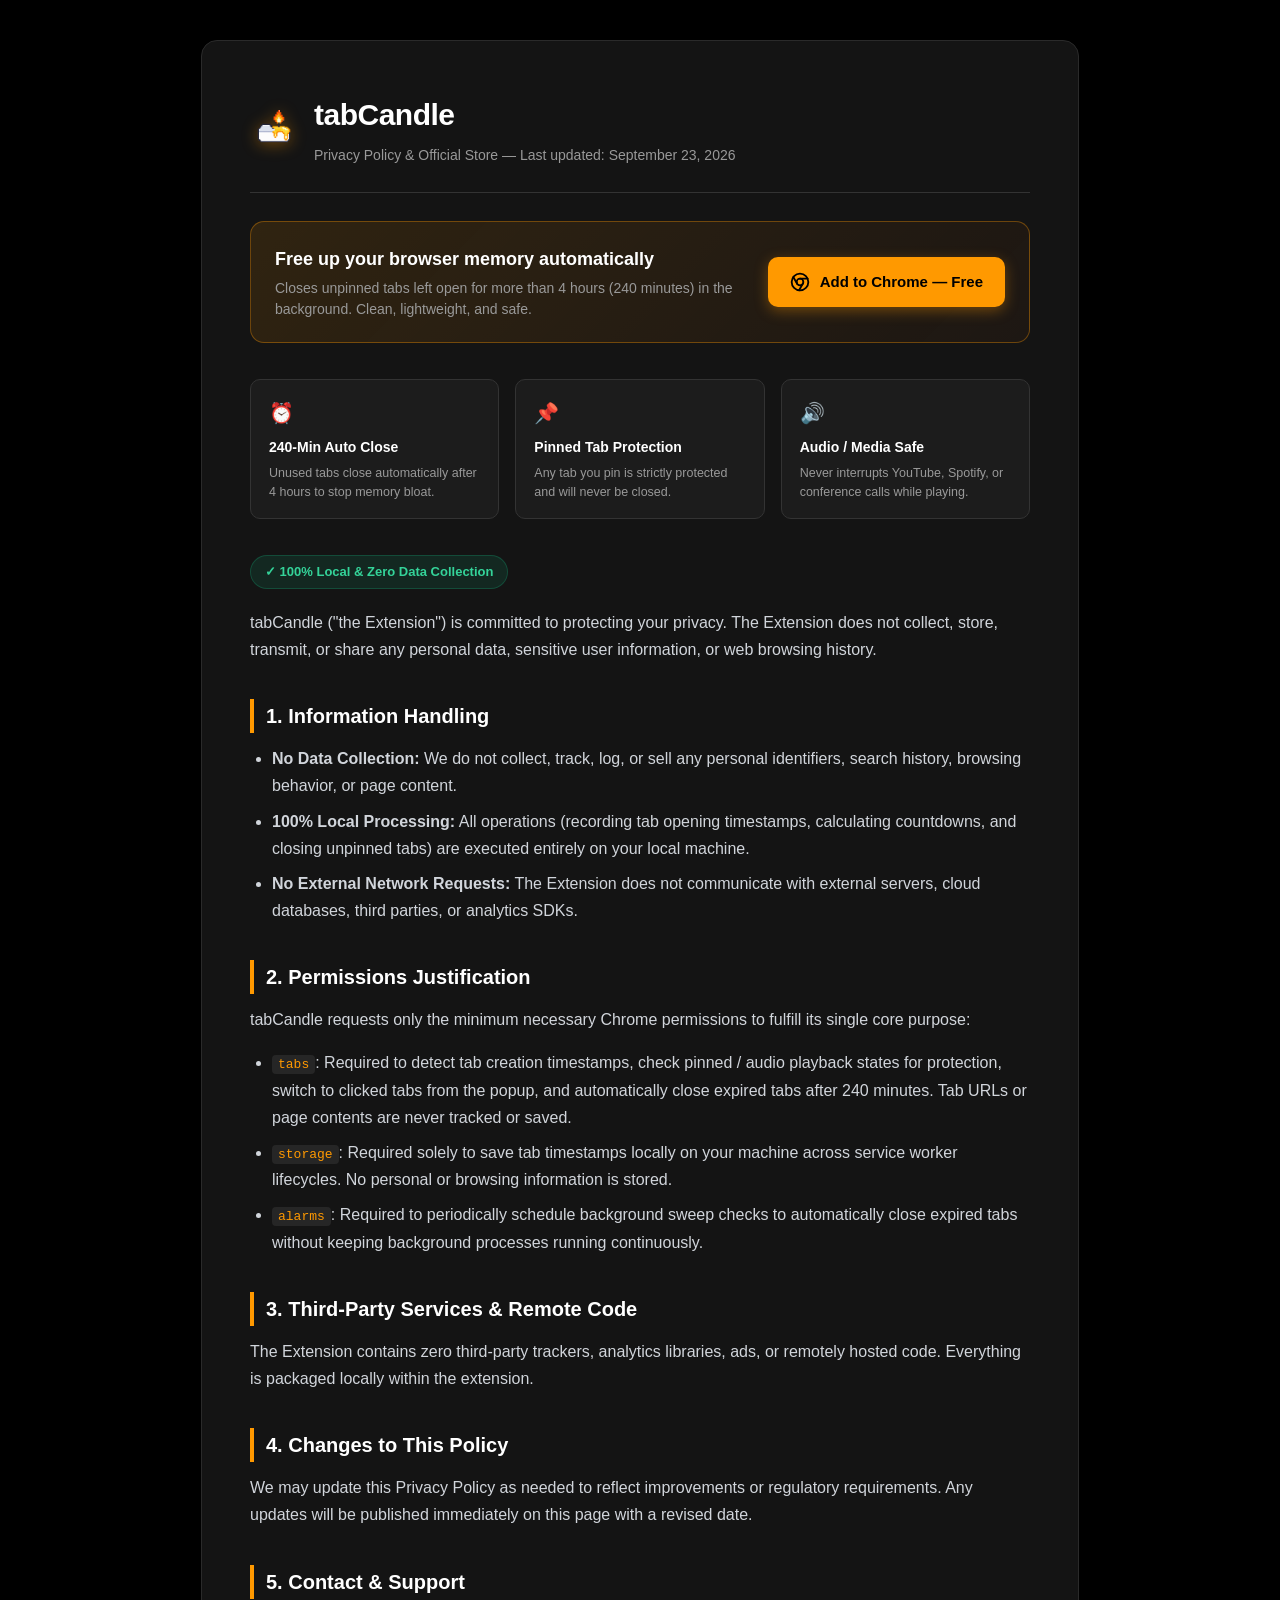
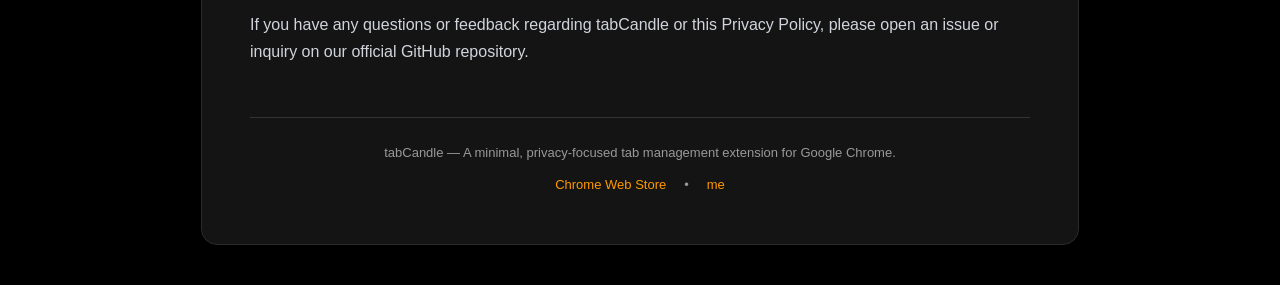
<file: docs/index.html>
<!DOCTYPE html>
<html lang="en">
<head>
  <meta charset="UTF-8">
  <meta name="viewport" content="width=device-width, initial-scale=1.0">
  <title>tabCandle - Privacy Policy & Official Store</title>
  <meta name="description" content="tabCandle automatically closes unpinned tabs after 240 minutes in Chrome. 100% private, local processing, and zero data collection.">
  <link rel="icon" type="image/png" href="icon128.png">
  <style>
    :root {
      --bg: #000000;
      --card-bg: #141414;
      --card-border: #2a2a2a;
      --text-main: #f5f5f5;
      --text-muted: #999999;
      --primary: #ff9900;
      --primary-hover: #ffaa22;
      --border: #333333;
    }
    body {
      font-family: -apple-system, BlinkMacSystemFont, "Segoe UI", Roboto, "Helvetica Neue", Arial, sans-serif;
      line-height: 1.7;
      color: var(--text-main);
      background-color: var(--bg);
      margin: 0;
      padding: 40px 20px;
    }
    .container {
      max-width: 780px;
      margin: 0 auto;
      background: var(--card-bg);
      padding: 48px;
      border-radius: 16px;
      box-shadow: 0 10px 30px rgba(0, 0, 0, 0.5);
      border: 1px solid var(--card-border);
    }
    .header {
      display: flex;
      align-items: center;
      gap: 16px;
      border-bottom: 1px solid var(--border);
      padding-bottom: 24px;
      margin-bottom: 28px;
    }
    .header .icon {
      width: 48px;
      height: 48px;
      object-fit: contain;
      filter: drop-shadow(0 2px 8px rgba(255, 153, 0, 0.4));
    }
    .header h1 {
      margin: 0;
      font-size: 30px;
      font-weight: 800;
      letter-spacing: -0.5px;
      color: #ffffff;
    }
    .date {
      color: var(--text-muted);
      font-size: 14px;
      margin-top: 4px;
    }
    .hero-banner {
      display: flex;
      align-items: center;
      justify-content: space-between;
      gap: 20px;
      background: linear-gradient(135deg, rgba(255, 153, 0, 0.12), rgba(255, 102, 0, 0.04));
      border: 1px solid rgba(255, 153, 0, 0.35);
      border-radius: 14px;
      padding: 22px 24px;
      margin-bottom: 36px;
    }
    .hero-text {
      display: flex;
      flex-direction: column;
      gap: 4px;
    }
    .hero-title {
      font-size: 18px;
      font-weight: 700;
      color: #ffffff;
    }
    .hero-sub {
      font-size: 14px;
      color: var(--text-muted);
      line-height: 1.5;
    }
    .store-btn {
      display: inline-flex;
      align-items: center;
      gap: 10px;
      background-color: var(--primary);
      color: #000000;
      text-decoration: none;
      font-size: 15px;
      font-weight: 700;
      padding: 12px 22px;
      border-radius: 10px;
      white-space: nowrap;
      transition: all 0.2s ease;
      box-shadow: 0 4px 14px rgba(255, 153, 0, 0.35);
    }
    .store-btn:hover {
      background-color: var(--primary-hover);
      transform: translateY(-2px);
      box-shadow: 0 6px 20px rgba(255, 153, 0, 0.5);
    }
    .store-btn svg {
      width: 20px;
      height: 20px;
    }
    .features-grid {
      display: grid;
      grid-template-columns: repeat(auto-fit, minmax(220px, 1fr));
      gap: 16px;
      margin: 28px 0 36px 0;
    }
    .feature-card {
      background: #1c1c1c;
      border: 1px solid var(--border);
      border-radius: 10px;
      padding: 16px 18px;
    }
    .feature-card .f-icon {
      font-size: 20px;
      margin-bottom: 6px;
    }
    .feature-card .f-title {
      font-size: 14px;
      font-weight: 700;
      color: #ffffff;
      margin-bottom: 4px;
    }
    .feature-card .f-desc {
      font-size: 12.5px;
      color: var(--text-muted);
      line-height: 1.5;
    }
    .badge {
      display: inline-flex;
      align-items: center;
      gap: 6px;
      background: rgba(16, 185, 129, 0.12);
      color: #34d399;
      border: 1px solid rgba(16, 185, 129, 0.25);
      padding: 5px 14px;
      border-radius: 9999px;
      font-size: 13px;
      font-weight: 600;
      margin-bottom: 20px;
    }
    h2 {
      font-size: 20px;
      margin-top: 36px;
      margin-bottom: 12px;
      color: #ffffff;
      border-left: 4px solid var(--primary);
      padding-left: 12px;
    }
    p, ul {
      margin: 0 0 16px 0;
      color: #d1d5db;
    }
    ul {
      padding-left: 22px;
    }
    li {
      margin-bottom: 8px;
    }
    code {
      background: #262626;
      color: var(--primary);
      padding: 2px 6px;
      border-radius: 4px;
      font-size: 13px;
    }
    footer {
      margin-top: 52px;
      border-top: 1px solid var(--border);
      padding-top: 24px;
      color: var(--text-muted);
      font-size: 13px;
      text-align: center;
      display: flex;
      flex-direction: column;
      gap: 10px;
      align-items: center;
    }
    .footer-links {
      display: flex;
      gap: 18px;
    }
    .footer-links a {
      color: var(--primary);
      text-decoration: none;
      font-weight: 500;
    }
    .footer-links a:hover {
      text-decoration: underline;
    }
    @media (max-width: 640px) {
      .container {
        padding: 28px 20px;
      }
      .hero-banner {
        flex-direction: column;
        align-items: stretch;
        text-align: center;
      }
      .store-btn {
        justify-content: center;
      }
    }
  </style>
</head>
<body>
  <div class="container">
    <header class="header">
      <img src="icon128.png" alt="tabCandle" class="icon" width="48" height="48">
      <div>
        <h1>tabCandle</h1>
        <div class="date">Privacy Policy & Official Store — Last updated: September 23, 2026</div>
      </div>
    </header>

    <div class="hero-banner">
      <div class="hero-text">
        <div class="hero-title">Free up your browser memory automatically</div>
        <div class="hero-sub">Closes unpinned tabs left open for more than 4 hours (240 minutes) in the background. Clean, lightweight, and safe.</div>
      </div>
      <a href="https://chromewebstore.google.com/detail/tabcandle/eghieefcaocdlamkpefmemmbepdgkdac" target="_blank" rel="noopener noreferrer" class="store-btn">
        <svg viewBox="0 0 24 24" fill="none" stroke="currentColor" stroke-width="2.2" stroke-linecap="round" stroke-linejoin="round"><circle cx="12" cy="12" r="10"/><circle cx="12" cy="12" r="4"/><line x1="21.17" y1="8" x2="12" y2="8"/><line x1="3.95" y1="6.06" x2="8.54" y2="14"/><line x1="10.88" y1="21.94" x2="15.46" y2="14"/></svg>
        Add to Chrome — Free
      </a>
    </div>

    <div class="features-grid">
      <div class="feature-card">
        <div class="f-icon">⏰</div>
        <div class="f-title">240-Min Auto Close</div>
        <div class="f-desc">Unused tabs close automatically after 4 hours to stop memory bloat.</div>
      </div>
      <div class="feature-card">
        <div class="f-icon">📌</div>
        <div class="f-title">Pinned Tab Protection</div>
        <div class="f-desc">Any tab you pin is strictly protected and will never be closed.</div>
      </div>
      <div class="feature-card">
        <div class="f-icon">🔊</div>
        <div class="f-title">Audio / Media Safe</div>
        <div class="f-desc">Never interrupts YouTube, Spotify, or conference calls while playing.</div>
      </div>
    </div>

    <div class="badge">✓ 100% Local & Zero Data Collection</div>

    <p>
      tabCandle ("the Extension") is committed to protecting your privacy. The Extension does not collect, store, transmit, or share any personal data, sensitive user information, or web browsing history.
    </p>

    <h2>1. Information Handling</h2>
    <ul>
      <li><strong>No Data Collection:</strong> We do not collect, track, log, or sell any personal identifiers, search history, browsing behavior, or page content.</li>
      <li><strong>100% Local Processing:</strong> All operations (recording tab opening timestamps, calculating countdowns, and closing unpinned tabs) are executed entirely on your local machine.</li>
      <li><strong>No External Network Requests:</strong> The Extension does not communicate with external servers, cloud databases, third parties, or analytics SDKs.</li>
    </ul>

    <h2>2. Permissions Justification</h2>
    <p>tabCandle requests only the minimum necessary Chrome permissions to fulfill its single core purpose:</p>
    <ul>
      <li><code>tabs</code>: Required to detect tab creation timestamps, check pinned / audio playback states for protection, switch to clicked tabs from the popup, and automatically close expired tabs after 240 minutes. Tab URLs or page contents are never tracked or saved.</li>
      <li><code>storage</code>: Required solely to save tab timestamps locally on your machine across service worker lifecycles. No personal or browsing information is stored.</li>
      <li><code>alarms</code>: Required to periodically schedule background sweep checks to automatically close expired tabs without keeping background processes running continuously.</li>
    </ul>

    <h2>3. Third-Party Services & Remote Code</h2>
    <p>The Extension contains zero third-party trackers, analytics libraries, ads, or remotely hosted code. Everything is packaged locally within the extension.</p>

    <h2>4. Changes to This Policy</h2>
    <p>We may update this Privacy Policy as needed to reflect improvements or regulatory requirements. Any updates will be published immediately on this page with a revised date.</p>

    <h2>5. Contact & Support</h2>
    <p>If you have any questions or feedback regarding tabCandle or this Privacy Policy, please open an issue or inquiry on our official GitHub repository.</p>

    <footer>
      <div>tabCandle — A minimal, privacy-focused tab management extension for Google Chrome.</div>
      <div class="footer-links">
        <a href="https://chromewebstore.google.com/detail/tabcandle/eghieefcaocdlamkpefmemmbepdgkdac" target="_blank" rel="noopener noreferrer">Chrome Web Store</a>
        <span>•</span>
        <a href="https://teacola.github.io/" target="_blank" rel="noopener noreferrer">me</a>
      </div>
    </footer>
  </div>
</body>
</html>
</file>
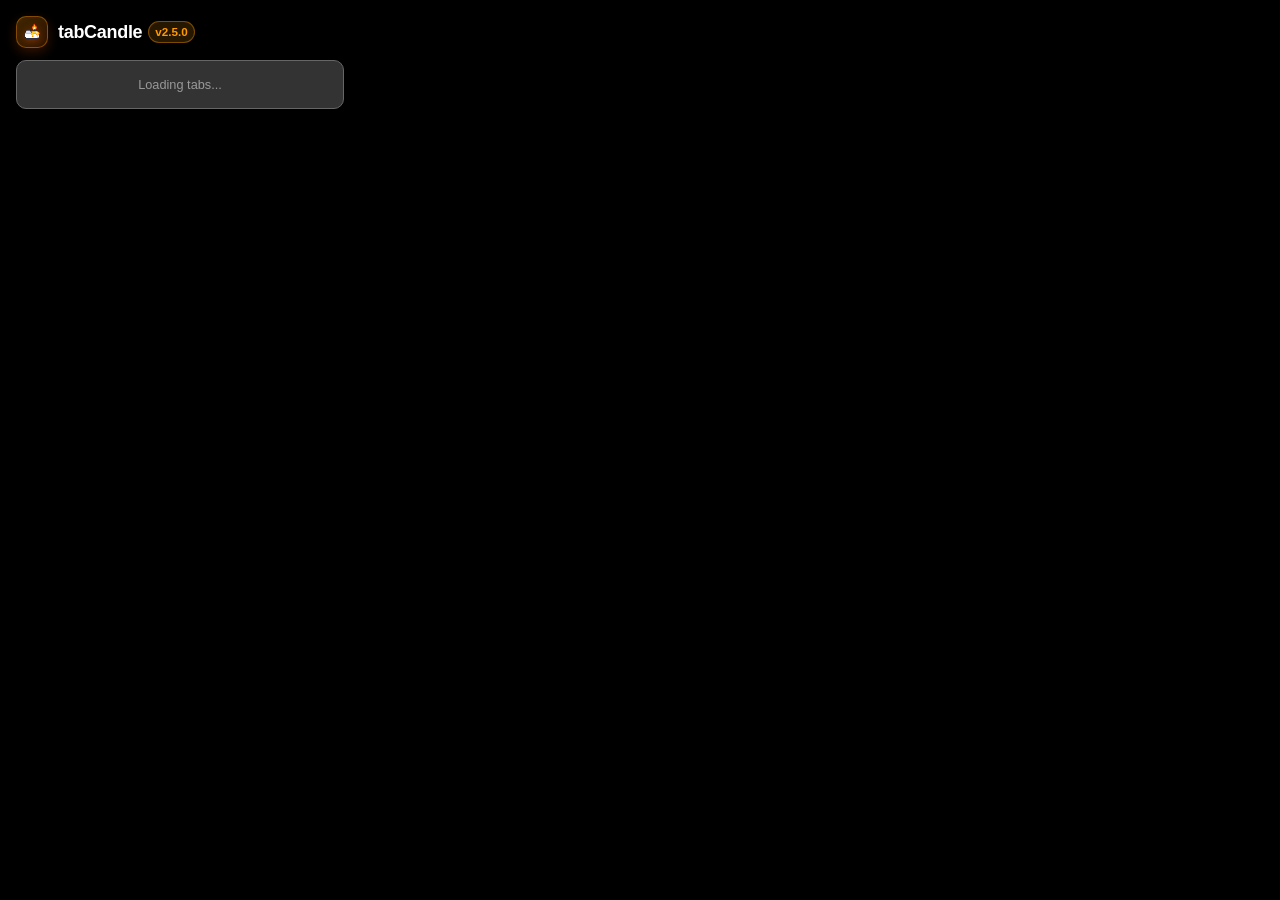
<file: popup/popup.html>
<!DOCTYPE html>
<html lang="ja">
<head>
  <meta charset="UTF-8">
  <meta name="viewport" content="width=device-width, initial-scale=1.0">
  <title>tabCandle</title>
  <link rel="stylesheet" href="popup.css">
</head>
<body>
  <div class="app-container">
    <!-- Header -->
    <header class="header">
      <div class="logo-area">
        <div class="logo-icon">
          <img src="../icons/icon32.png" alt="tabCandle" width="22" height="22">
        </div>
        <div class="logo-text">
          <h1 class="title">tabCandle</h1>
          <span id="versionBadge" class="version-badge">v2.5.0</span>
        </div>
      </div>
    </header>

    <!-- Countdown List -->
    <div class="countdown-section" id="countdownSection">
      <div id="countdownList" class="countdown-list">
        <div class="countdown-empty" data-i18n="loading">Loading tabs...</div>
      </div>
    </div>
  </div>

  <script src="popup.js"></script>
</body>
</html>
</file>
<file: popup/popup.css>
/* tabCandle - Popup Stylesheet (Web-Safe Color Palette & Responsive Token System) */

:root {
  /* Theme Colors: Black, Gray, Orange (Strict Web-Safe 216-color palette) */
  /* 1. ⚫ 黒 (Black) - ベース・全体背景 */
  --bg-primary: #000000;       /* ピュアブラック (全体背景) */

  /* 2. ⚪ グレー (Gray) - カード背景・枠線・テキスト・保護バッジ */
  --bg-card: #333333;          /* ダークチャコールグレー (カード・リスト背景) */
  --bg-card-hover: #444444;    /* ホバー時のカード色 */
  --border-color: #666666;     /* 枠線色 (ミディアムグレー) */
  --border-subtle: #444444;    /* リスト区切り線 */
  --text-primary: #ffffff;     /* 主要テキスト (白) */
  --text-secondary: #cccccc;   /* サブテキスト (ライトグレー) */
  --text-muted: #999999;       /* 控えめなテキスト (ミディアムグレー) */
  --badge-pinned-bg: rgba(153, 153, 153, 0.2); /* 保護バッジ背景 */
  --badge-pinned-border: rgba(153, 153, 153, 0.4);

  /* 3. 🟠 オレンジ (Orange) - キャンドルの炎・アクセント・カウントダウン */
  --accent-orange: #ff9900;      /* キャンドルオレンジ (通常タイマー・ロゴ) */
  --accent-orange-deep: #ff6600; /* ディープオレンジ (終了間近アラート) */
  --accent-orange-bg: rgba(255, 153, 0, 0.15);
  --accent-orange-border: rgba(255, 153, 0, 0.4);

  /* Typography Scale */
  font-size: 15px;
  --font-xs: 0.78rem;   /* ~11px: バッジ、キャプション */
  --font-sm: 0.85rem;   /* ~12px: 残り時間バッジ、ヒント */
  --font-md: 0.93rem;   /* ~13px: 入力、タブ名 */
  --font-base: 1rem;     /* ~14px: 本文、機能名、ボタン */
  --font-lg: 1.2rem;    /* ~17px: アプリタイトル */

  /* Spacing & Radii */
  --radius-sm: 6px;
  --radius-md: 10px;
  --radius-lg: 14px;
  --radius-full: 9999px;
  --transition-fast: 0.18s cubic-bezier(0.4, 0, 0.2, 1);
}

* {
  box-sizing: border-box;
  margin: 0;
  padding: 0;
}

body {
  width: 360px;
  background-color: var(--bg-primary);
  color: var(--text-primary);
  font-family: -apple-system, BlinkMacSystemFont, "Segoe UI", Roboto, "Helvetica Neue", "Hiragino Kaku Gothic ProN", Meiryo, sans-serif;
  font-size: var(--font-base);
  line-height: 1.5;
  user-select: none;
  -webkit-font-smoothing: antialiased;
}

.app-container {
  padding: 16px;
  display: flex;
  flex-direction: column;
  gap: 12px;
}

/* Header */
.header {
  display: flex;
  align-items: center;
  justify-content: space-between;
}

.logo-area {
  display: flex;
  align-items: center;
  gap: 10px;
}

.logo-icon {
  width: 32px;
  height: 32px;
  border-radius: var(--radius-md);
  background: linear-gradient(135deg, rgba(255, 153, 0, 0.25), rgba(255, 102, 0, 0.18));
  border: 1px solid var(--accent-orange-border);
  display: flex;
  align-items: center;
  justify-content: center;
  box-shadow: 0 4px 12px rgba(255, 102, 0, 0.2);
}

.logo-icon img {
  width: 22px;
  height: 22px;
  object-fit: contain;
  filter: drop-shadow(0 2px 4px rgba(255, 102, 0, 0.4));
}

.logo-text {
  display: flex;
  align-items: center;
  gap: 6px;
}

.title {
  font-size: var(--font-lg);
  font-weight: 700;
  letter-spacing: -0.3px;
  color: var(--text-primary);
}

.version-badge {
  font-size: var(--font-xs);
  font-weight: 600;
  padding: 1px 6px;
  border-radius: var(--radius-full);
  background: var(--accent-orange-bg);
  color: var(--accent-orange);
  border: 1px solid var(--accent-orange-border);
}

/* Countdown Section */
.countdown-section {
  background-color: var(--bg-card);
  border: 1px solid var(--border-color);
  border-radius: var(--radius-md);
  overflow: hidden;
}

.countdown-list {
  max-height: 320px;
  overflow-y: auto;
  display: flex;
  flex-direction: column;
}

.countdown-list::-webkit-scrollbar {
  width: 4px;
}

.countdown-list::-webkit-scrollbar-track {
  background: transparent;
}

.countdown-list::-webkit-scrollbar-thumb {
  background: rgba(255, 255, 255, 0.15);
  border-radius: 4px;
}

.countdown-empty {
  padding: 14px 12px;
  text-align: center;
  color: var(--text-muted);
  font-size: var(--font-sm);
}

.countdown-item {
  display: flex;
  align-items: center;
  justify-content: space-between;
  gap: 8px;
  padding: 8px 12px;
  border-bottom: 1px solid rgba(255, 255, 255, 0.06);
  cursor: pointer;
  transition: background var(--transition-fast);
}

.countdown-item:last-child {
  border-bottom: none;
}

.countdown-item:hover {
  background: rgba(255, 255, 255, 0.05);
}

.countdown-tab-info {
  display: flex;
  align-items: center;
  gap: 8px;
  min-width: 0;
  flex: 1;
}

.countdown-favicon {
  width: 15px;
  height: 15px;
  border-radius: 2px;
  flex-shrink: 0;
  object-fit: contain;
}

.countdown-favicon-placeholder {
  width: 15px;
  height: 15px;
  border-radius: 2px;
  flex-shrink: 0;
  background: #666666;
  display: flex;
  align-items: center;
  justify-content: center;
}

.countdown-title {
  font-size: var(--font-md);
  color: var(--text-primary);
  white-space: nowrap;
  overflow: hidden;
  text-overflow: ellipsis;
  min-width: 0;
  max-width: 170px;
}

.countdown-actions {
  display: inline-flex;
  align-items: center;
  gap: 6px;
  flex-shrink: 0;
}

.pin-btn {
  display: inline-flex;
  align-items: center;
  justify-content: center;
  width: 24px;
  height: 24px;
  padding: 0;
  border-radius: var(--radius-sm);
  background: rgba(255, 255, 255, 0.08);
  border: 1px solid var(--border-subtle);
  color: var(--text-secondary);
  cursor: pointer;
  outline: none;
  transition: all var(--transition-fast);
}

.pin-btn:hover {
  background: var(--accent-orange-bg);
  border-color: var(--accent-orange);
  color: var(--accent-orange);
  transform: scale(1.08);
}

.pin-btn:active {
  transform: scale(0.92);
}

.countdown-badge {
  display: inline-flex;
  align-items: center;
  justify-content: center;
  gap: 4px;
  flex-shrink: 0;
  font-size: var(--font-sm);
  font-weight: 700;
  font-variant-numeric: tabular-nums;
  padding: 2.5px 7px;
  border-radius: var(--radius-full);
  min-width: 60px;
  text-align: center;
  letter-spacing: 0.3px;
}

.badge-candle-icon {
  width: 12px;
  height: 12px;
  object-fit: contain;
  flex-shrink: 0;
}

.countdown-badge.time-safe {
  color: var(--accent-orange);
  background: var(--accent-orange-bg);
  border: 1px solid var(--accent-orange-border);
}

.countdown-badge.time-caution {
  color: var(--accent-orange-deep);
  background: rgba(255, 102, 0, 0.15);
  border: 1px solid rgba(255, 102, 0, 0.45);
}

.countdown-badge.time-pinned {
  min-width: 30px;
  color: var(--text-secondary);
  background: var(--badge-pinned-bg);
  border: 1px solid var(--badge-pinned-border);
  font-weight: 500;
  font-size: var(--font-sm);
  padding: 2.5px 6px;
  transition: all var(--transition-fast);
}

.countdown-badge.time-pinned:hover {
  background: rgba(255, 255, 255, 0.15);
  border-color: rgba(255, 255, 255, 0.35);
}
</file>
